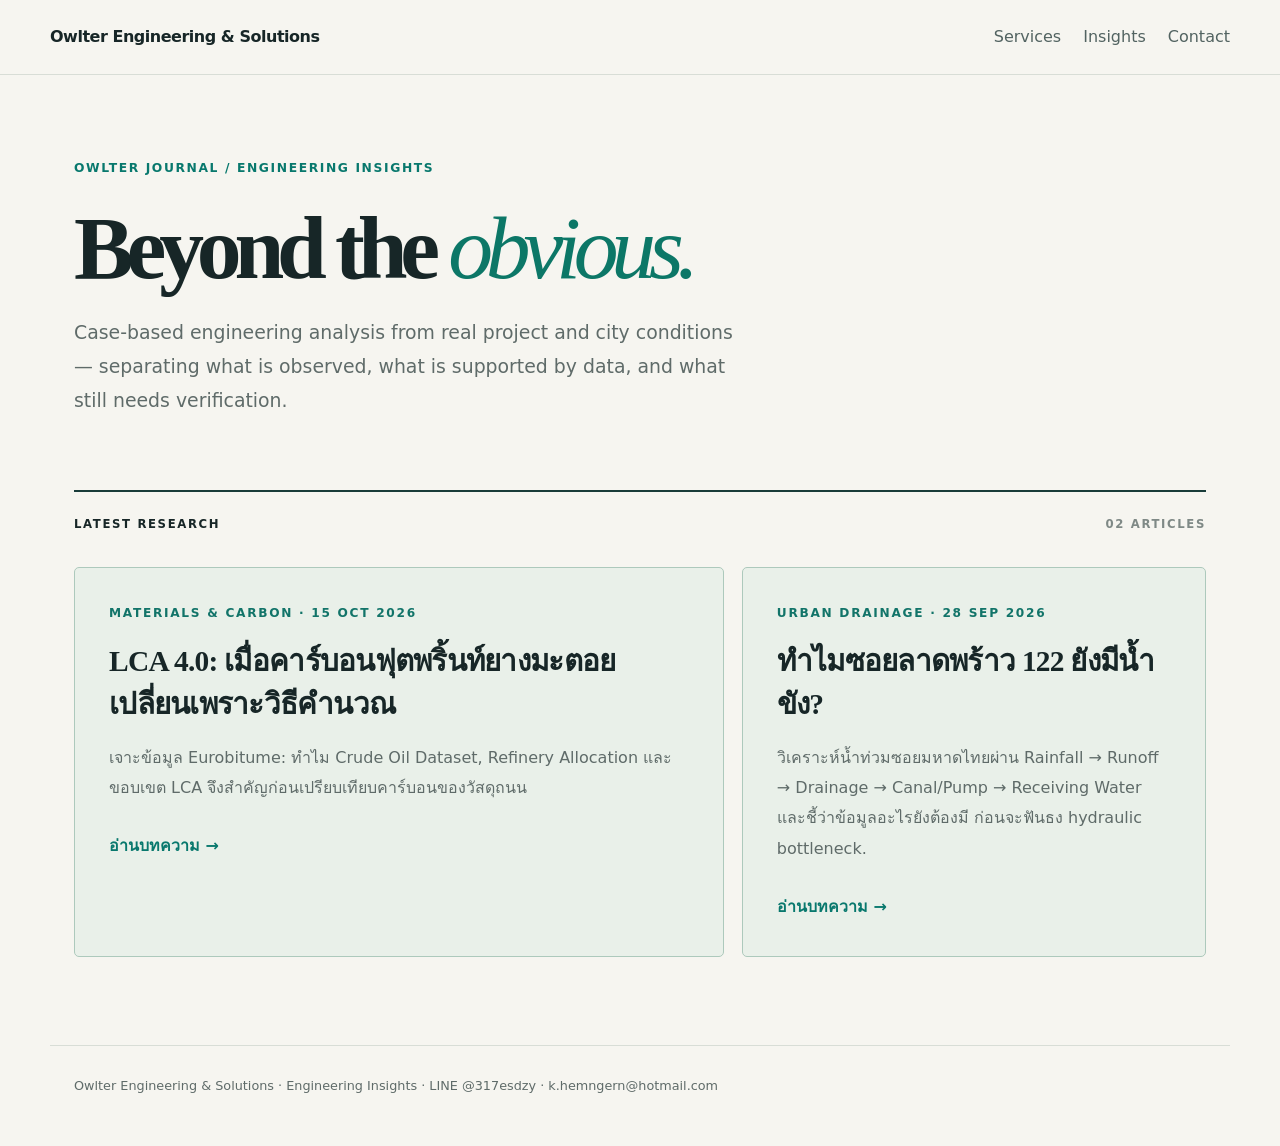
<file: insights/index.html>
<!doctype html>
<html lang="th">
<head>
  <meta charset="utf-8" />
  <meta name="viewport" content="width=device-width,initial-scale=1" />
  <meta name="description" content="Owlter Engineering Insights — บทความวิเคราะห์ปัญหาโครงการ เมือง อาคาร และงานวิศวกรรมด้วยหลักฐาน ข้อมูล และ engineering judgment" />
  <title>Engineering Insights | Owlter Engineering & Solutions</title>
  <link rel="stylesheet" href="/styles.css" />
</head>
<body class="owl-editorial">
  <header class="nav">
    <a class="brand" href="/">Owlter Engineering & Solutions</a>
    <nav><a href="/#services">Services</a><a href="/insights/">Insights</a><a href="/#contact">Contact</a></nav>
  </header>
  <main>
    <section class="section ed-index">
      <p class="eyebrow">OWLTER JOURNAL / ENGINEERING INSIGHTS</p>
      <h1 class="article-title">Beyond the <em>obvious.</em></h1>
      <p class="lead">Case-based engineering analysis from real project and city conditions — separating what is observed, what is supported by data, and what still needs verification.</p>
      <p class="ed-section-label">LATEST RESEARCH <span>02 ARTICLES</span></p>
      <div class="grid three insight-list">
        <article class="card featured">
          <p class="card-kicker">MATERIALS &amp; CARBON · 15 OCT 2026</p>
          <h3>LCA 4.0: เมื่อคาร์บอนฟุตพริ้นท์ยางมะตอยเปลี่ยนเพราะวิธีคำนวณ</h3>
          <p>เจาะข้อมูล Eurobitume: ทำไม Crude Oil Dataset, Refinery Allocation และขอบเขต LCA จึงสำคัญก่อนเปรียบเทียบคาร์บอนของวัสดุถนน</p>
          <a class="text-link" href="/insights/bitumen-lca-4-carbon-accounting.html">อ่านบทความ →</a>
        </article>
        <article class="card featured">
          <p class="card-kicker">URBAN DRAINAGE · 28 SEP 2026</p>
          <h3>ทำไมซอยลาดพร้าว 122 ยังมีน้ำขัง?</h3>
          <p>วิเคราะห์น้ำท่วมซอยมหาดไทยผ่าน Rainfall → Runoff → Drainage → Canal/Pump → Receiving Water และชี้ว่าข้อมูลอะไรยังต้องมี ก่อนจะฟันธง hydraulic bottleneck.</p>
          <a class="text-link" href="/insights/ladprao-122-flood-drainage-analysis.html">อ่านบทความ →</a>
        </article>
      </div>
    </section>
  </main>
  <footer>Owlter Engineering & Solutions · Engineering Insights · LINE @317esdzy · k.hemngern@hotmail.com</footer>
</body>
</html>
</file>
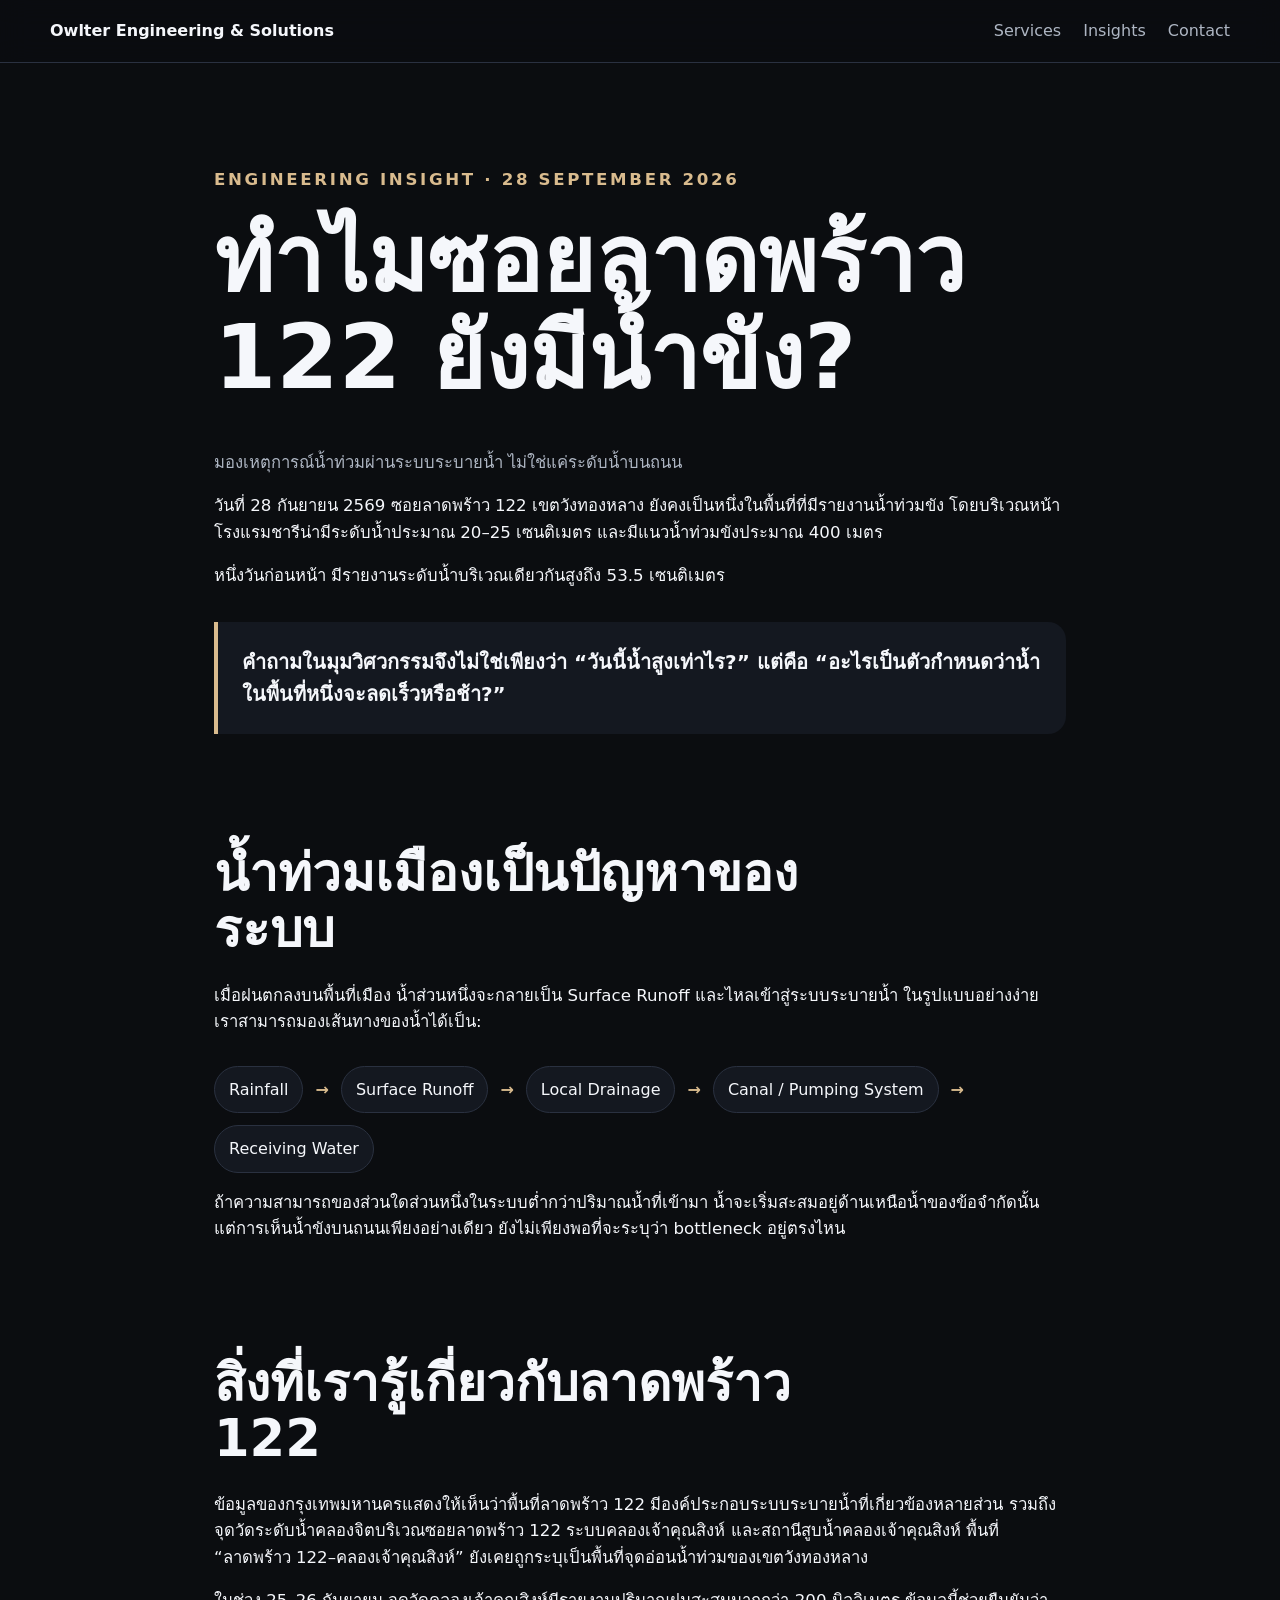
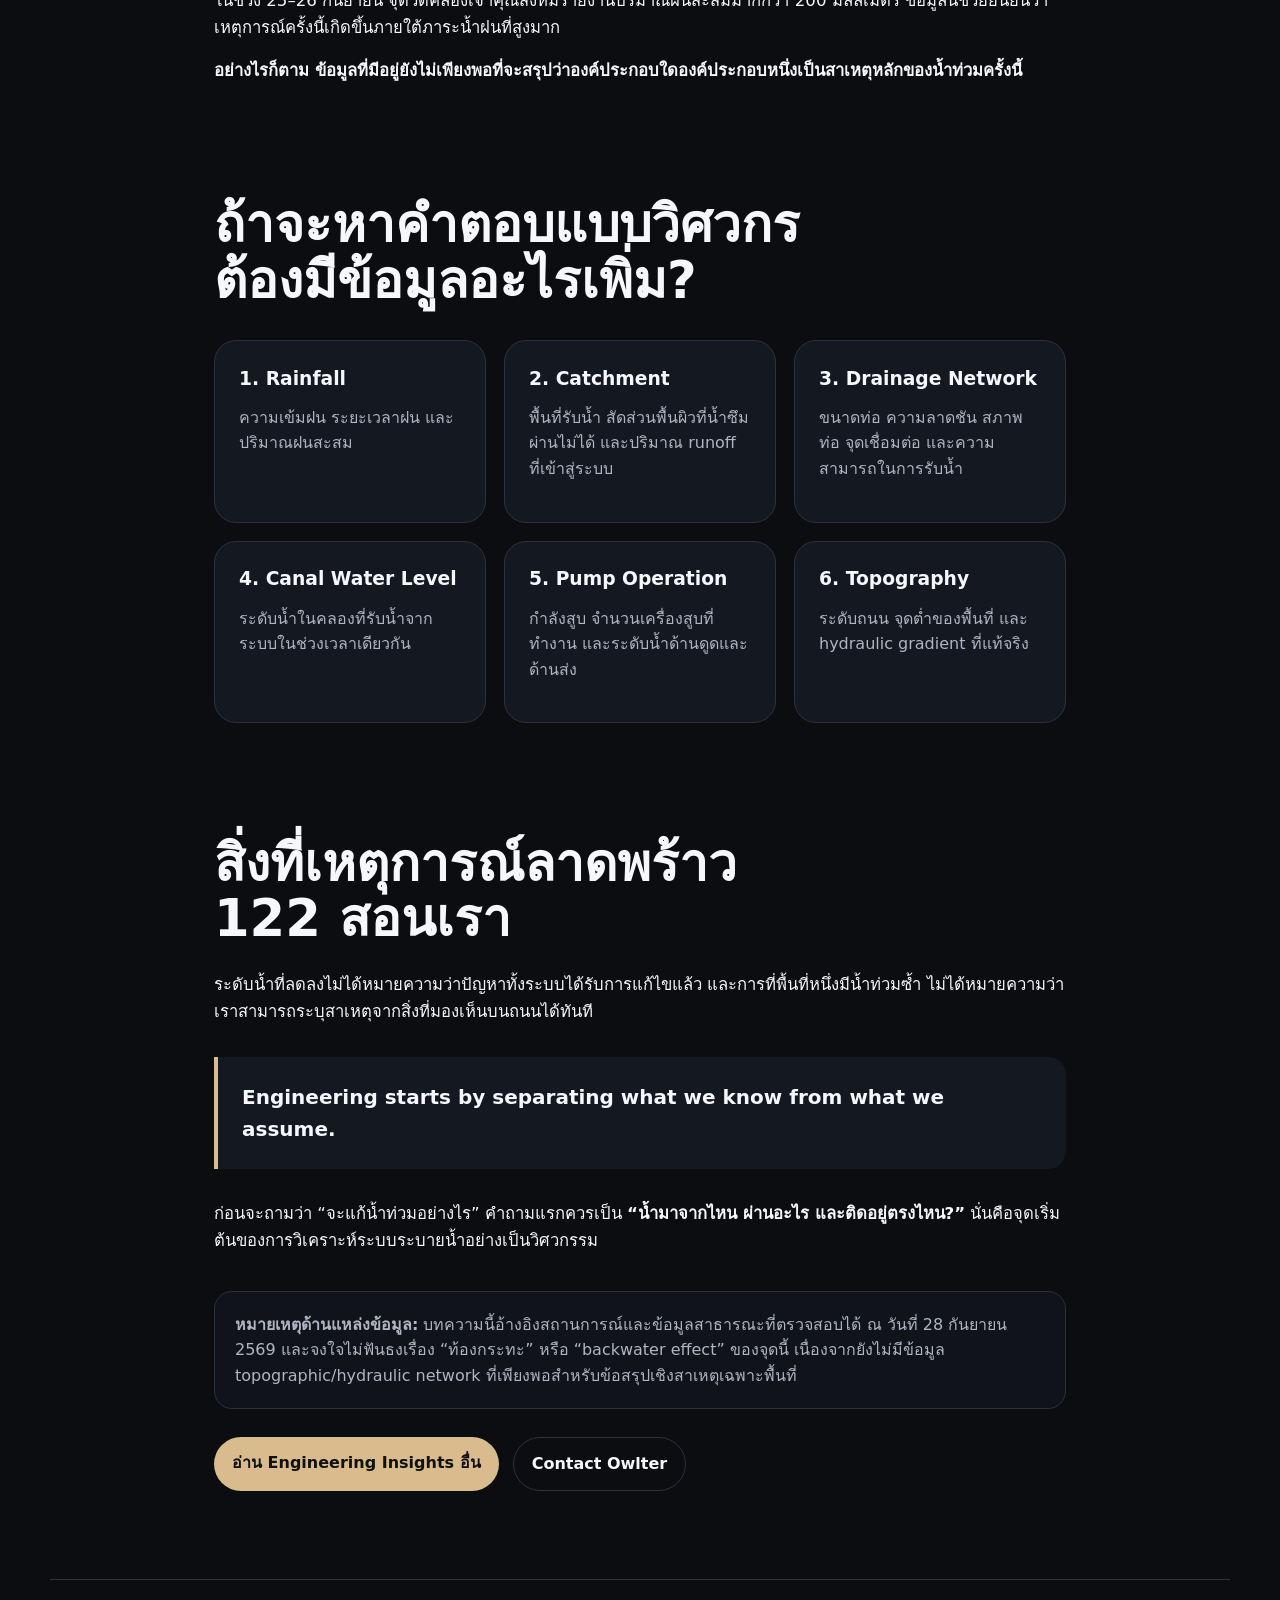
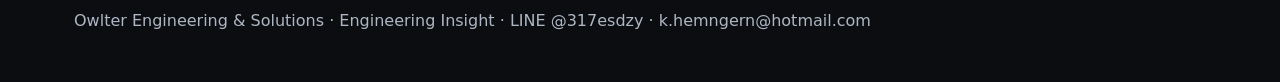
<file: insights/ladprao-122-flood-drainage-analysis.html>
<!doctype html>
<html lang="th">
<head>
  <meta charset="utf-8" />
  <meta name="viewport" content="width=device-width,initial-scale=1" />
  <meta name="description" content="วิเคราะห์น้ำท่วมซอยลาดพร้าว 122 (ซอยมหาดไทย) วันที่ 28 กันยายน 2569 ในมุมวิศวกรรม: ปริมาณฝน ระบบระบายน้ำ จุดอ่อนน้ำท่วม และข้อมูลที่ต้องมีเพื่อหาคอขวดของระบบอย่างถูกต้อง" />
  <title>วิเคราะห์น้ำท่วมลาดพร้าว 122 | Owlter Engineering Insights</title>
  <link rel="stylesheet" href="/styles.css" />
</head>
<body>
  <header class="nav">
    <a class="brand" href="/">Owlter Engineering & Solutions</a>
    <nav>
      <a href="/#services">Services</a>
      <a href="/insights/">Insights</a>
      <a href="/#contact">Contact</a>
    </nav>
  </header>
  <main>
    <article class="section article-page">
      <p class="eyebrow">ENGINEERING INSIGHT · 28 SEPTEMBER 2026</p>
      <h1 class="article-title">ทำไมซอยลาดพร้าว 122 ยังมีน้ำขัง?</h1>
      <p class="lead">มองเหตุการณ์น้ำท่วมผ่านระบบระบายน้ำ ไม่ใช่แค่ระดับน้ำบนถนน</p>

      <p>วันที่ 28 กันยายน 2569 ซอยลาดพร้าว 122 เขตวังทองหลาง ยังคงเป็นหนึ่งในพื้นที่ที่มีรายงานน้ำท่วมขัง โดยบริเวณหน้าโรงแรมชารีน่ามีระดับน้ำประมาณ 20–25 เซนติเมตร และมีแนวน้ำท่วมขังประมาณ 400 เมตร</p>
      <p>หนึ่งวันก่อนหน้า มีรายงานระดับน้ำบริเวณเดียวกันสูงถึง 53.5 เซนติเมตร</p>
      <blockquote>คำถามในมุมวิศวกรรมจึงไม่ใช่เพียงว่า “วันนี้น้ำสูงเท่าไร?” แต่คือ “อะไรเป็นตัวกำหนดว่าน้ำในพื้นที่หนึ่งจะลดเร็วหรือช้า?”</blockquote>

      <h2>น้ำท่วมเมืองเป็นปัญหาของระบบ</h2>
      <p>เมื่อฝนตกลงบนพื้นที่เมือง น้ำส่วนหนึ่งจะกลายเป็น Surface Runoff และไหลเข้าสู่ระบบระบายน้ำ ในรูปแบบอย่างง่าย เราสามารถมองเส้นทางของน้ำได้เป็น:</p>
      <div class="flow"><span>Rainfall</span><b>→</b><span>Surface Runoff</span><b>→</b><span>Local Drainage</span><b>→</b><span>Canal / Pumping System</span><b>→</b><span>Receiving Water</span></div>
      <p>ถ้าความสามารถของส่วนใดส่วนหนึ่งในระบบต่ำกว่าปริมาณน้ำที่เข้ามา น้ำจะเริ่มสะสมอยู่ด้านเหนือน้ำของข้อจำกัดนั้น แต่การเห็นน้ำขังบนถนนเพียงอย่างเดียว ยังไม่เพียงพอที่จะระบุว่า bottleneck อยู่ตรงไหน</p>

      <h2>สิ่งที่เรารู้เกี่ยวกับลาดพร้าว 122</h2>
      <p>ข้อมูลของกรุงเทพมหานครแสดงให้เห็นว่าพื้นที่ลาดพร้าว 122 มีองค์ประกอบระบบระบายน้ำที่เกี่ยวข้องหลายส่วน รวมถึงจุดวัดระดับน้ำคลองจิตบริเวณซอยลาดพร้าว 122 ระบบคลองเจ้าคุณสิงห์ และสถานีสูบน้ำคลองเจ้าคุณสิงห์ พื้นที่ “ลาดพร้าว 122–คลองเจ้าคุณสิงห์” ยังเคยถูกระบุเป็นพื้นที่จุดอ่อนน้ำท่วมของเขตวังทองหลาง</p>
      <p>ในช่วง 25–26 กันยายน จุดวัดคลองเจ้าคุณสิงห์มีรายงานปริมาณฝนสะสมมากกว่า 200 มิลลิเมตร ข้อมูลนี้ช่วยยืนยันว่าเหตุการณ์ครั้งนี้เกิดขึ้นภายใต้ภาระน้ำฝนที่สูงมาก</p>
      <p><strong>อย่างไรก็ตาม ข้อมูลที่มีอยู่ยังไม่เพียงพอที่จะสรุปว่าองค์ประกอบใดองค์ประกอบหนึ่งเป็นสาเหตุหลักของน้ำท่วมครั้งนี้</strong></p>

      <h2>ถ้าจะหาคำตอบแบบวิศวกร ต้องมีข้อมูลอะไรเพิ่ม?</h2>
      <div class="grid three">
        <article class="card"><h3>1. Rainfall</h3><p>ความเข้มฝน ระยะเวลาฝน และปริมาณฝนสะสม</p></article>
        <article class="card"><h3>2. Catchment</h3><p>พื้นที่รับน้ำ สัดส่วนพื้นผิวที่น้ำซึมผ่านไม่ได้ และปริมาณ runoff ที่เข้าสู่ระบบ</p></article>
        <article class="card"><h3>3. Drainage Network</h3><p>ขนาดท่อ ความลาดชัน สภาพท่อ จุดเชื่อมต่อ และความสามารถในการรับน้ำ</p></article>
        <article class="card"><h3>4. Canal Water Level</h3><p>ระดับน้ำในคลองที่รับน้ำจากระบบในช่วงเวลาเดียวกัน</p></article>
        <article class="card"><h3>5. Pump Operation</h3><p>กำลังสูบ จำนวนเครื่องสูบที่ทำงาน และระดับน้ำด้านดูดและด้านส่ง</p></article>
        <article class="card"><h3>6. Topography</h3><p>ระดับถนน จุดต่ำของพื้นที่ และ hydraulic gradient ที่แท้จริง</p></article>
      </div>

      <h2>สิ่งที่เหตุการณ์ลาดพร้าว 122 สอนเรา</h2>
      <p>ระดับน้ำที่ลดลงไม่ได้หมายความว่าปัญหาทั้งระบบได้รับการแก้ไขแล้ว และการที่พื้นที่หนึ่งมีน้ำท่วมซ้ำ ไม่ได้หมายความว่าเราสามารถระบุสาเหตุจากสิ่งที่มองเห็นบนถนนได้ทันที</p>
      <blockquote>Engineering starts by separating what we know from what we assume.</blockquote>
      <p>ก่อนจะถามว่า “จะแก้น้ำท่วมอย่างไร” คำถามแรกควรเป็น <strong>“น้ำมาจากไหน ผ่านอะไร และติดอยู่ตรงไหน?”</strong> นั่นคือจุดเริ่มต้นของการวิเคราะห์ระบบระบายน้ำอย่างเป็นวิศวกรรม</p>

      <div class="article-note">
        <strong>หมายเหตุด้านแหล่งข้อมูล:</strong> บทความนี้อ้างอิงสถานการณ์และข้อมูลสาธารณะที่ตรวจสอบได้ ณ วันที่ 28 กันยายน 2569 และจงใจไม่ฟันธงเรื่อง “ท้องกระทะ” หรือ “backwater effect” ของจุดนี้ เนื่องจากยังไม่มีข้อมูล topographic/hydraulic network ที่เพียงพอสำหรับข้อสรุปเชิงสาเหตุเฉพาะพื้นที่
      </div>

      <div class="cta-row">
        <a class="btn primary" href="/insights/">อ่าน Engineering Insights อื่น</a>
        <a class="btn ghost" href="/#contact">Contact Owlter</a>
      </div>
    </article>
  </main>
  <footer>Owlter Engineering & Solutions · Engineering Insight · LINE @317esdzy · k.hemngern@hotmail.com</footer>
</body>
</html>
</file>
<file: styles.css>
:root{--bg:#0b0d10;--panel:#141820;--text:#f5f7fb;--muted:#aeb6c3;--line:#2a3140;--accent:#d9bb8e;--max:1180px}*{box-sizing:border-box}html{scroll-behavior:smooth}body{margin:0;background:var(--bg);color:var(--text);font-family:Inter,ui-sans-serif,system-ui,-apple-system,BlinkMacSystemFont,"Segoe UI",sans-serif;line-height:1.6}.nav{position:sticky;top:0;z-index:10;display:flex;justify-content:space-between;align-items:center;padding:18px max(24px,calc((100vw - var(--max))/2));background:rgba(11,13,16,.88);backdrop-filter:blur(14px);border-bottom:1px solid var(--line)}.brand{font-weight:800;color:var(--text);text-decoration:none}.nav nav{display:flex;gap:22px}.nav nav a{color:var(--muted);text-decoration:none}.nav nav a:hover{color:var(--text)}main{max-width:var(--max);margin:0 auto}.section{padding:88px 24px}.hero{min-height:82vh;display:grid;grid-template-columns:1.15fr .85fr;gap:42px;align-items:center}.eyebrow{font-size:.82rem;letter-spacing:.16em;font-weight:800;color:var(--accent)}h1,h2,h3{line-height:1.08;margin:.2em 0 .5em}h1{font-size:clamp(3rem,8vw,6.5rem);max-width:9ch}h2{font-size:clamp(2rem,4vw,3.8rem);max-width:14ch}.lead{font-size:1.18rem;color:var(--muted);max-width:700px}.cta-row{display:flex;gap:14px;margin-top:28px;flex-wrap:wrap}.btn{display:inline-block;padding:13px 18px;border-radius:999px;text-decoration:none;font-weight:800}.primary{background:var(--accent);color:#111}.ghost{border:1px solid var(--line);color:var(--text)}.hero-card,.contact-visual-wrap{background:linear-gradient(180deg,#171c24,#101319);border:1px solid var(--line);border-radius:28px;padding:18px}.hero-card img,.contact-visual-wrap img{width:100%;display:block;border-radius:18px}.grid.three,.grid.four{display:grid;gap:18px;margin-top:32px}.grid.three{grid-template-columns:repeat(3,1fr)}.grid.four{grid-template-columns:repeat(4,1fr)}.card{background:var(--panel);border:1px solid var(--line);border-radius:22px;padding:24px}.card p{color:var(--muted)}.card.featured{border-color:rgba(215,255,114,.55);background:linear-gradient(180deg,rgba(215,255,114,.08),var(--panel))}.card-kicker{margin:0 0 14px!important;color:var(--accent)!important;font-size:.76rem;letter-spacing:.14em;font-weight:800}.review-band{display:grid;grid-template-columns:.9fr 1.1fr;gap:48px;align-items:start;border-top:1px solid var(--line)}.review-list{display:grid;grid-template-columns:1fr 1fr;gap:14px}.review-list p{margin:0;background:var(--panel);border:1px solid var(--line);border-radius:18px;padding:18px;color:var(--muted)}.review-list strong{display:block;color:var(--text);margin-bottom:4px}.process{border-top:1px solid var(--line);border-bottom:1px solid var(--line)}.flow{display:flex;flex-wrap:wrap;gap:12px;align-items:center;margin-top:30px}.flow span{background:var(--panel);border:1px solid var(--line);border-radius:999px;padding:10px 14px}.flow b{color:var(--accent)}.contact{display:grid;grid-template-columns:1fr 1fr;gap:40px;align-items:center}footer{max-width:var(--max);margin:0 auto;padding:28px 24px 48px;color:var(--muted);border-top:1px solid var(--line)}@media(max-width:1000px){.grid.four{grid-template-columns:repeat(2,1fr)}}@media(max-width:850px){.nav{padding:16px 20px}.nav nav{gap:12px;font-size:.92rem}.hero,.contact,.review-band{grid-template-columns:1fr}.hero{min-height:auto;padding-top:64px}.grid.three,.grid.four,.review-list{grid-template-columns:1fr}.section{padding:64px 20px}h1{font-size:clamp(2.8rem,15vw,5rem)}}.article-page{max-width:900px;margin:0 auto}.article-title{max-width:14ch;font-size:clamp(2.8rem,7vw,5.8rem)}.article-page>p{font-size:1.04rem}.article-page h2{margin-top:2.2em;max-width:18ch}.article-page blockquote{margin:32px 0;padding:24px;border-left:4px solid var(--accent);background:var(--panel);border-radius:0 18px 18px 0;font-size:1.25rem;font-weight:700}.article-note{margin-top:36px;padding:20px;border:1px solid var(--line);border-radius:18px;color:var(--muted);background:#101319}.text-link{display:inline-block;margin-top:12px;color:var(--accent);font-weight:800;text-decoration:none}.text-link:hover{text-decoration:underline}.insight-list .card{min-height:100%}
.case-study{border-top:1px solid var(--line);border-bottom:1px solid var(--line)}
.case-study-head{display:grid;grid-template-columns:1.1fr .9fr;gap:38px;align-items:end}
.case-study-head h2{max-width:16ch}
.case-metrics{display:grid;grid-template-columns:1fr 1fr;gap:12px}
.case-metrics div{background:var(--panel);border:1px solid var(--line);border-radius:18px;padding:18px}
.case-metrics span{display:block;color:var(--muted);font-size:.72rem;letter-spacing:.11em;font-weight:800}
.case-metrics strong{display:block;margin-top:6px;font-size:1.35rem;color:var(--text)}
.case-visual{margin-top:32px;background:#e9ddcf;border-radius:28px;overflow:hidden;border:1px solid var(--line)}
.case-visual img{width:100%;display:block}
.case-grid{display:grid;grid-template-columns:repeat(3,1fr);gap:18px;margin-top:24px}
.case-formula{display:flex;flex-wrap:wrap;gap:10px;align-items:center;margin-top:24px}
.case-formula span{background:var(--panel);border:1px solid var(--line);border-radius:999px;padding:9px 13px;font-size:.93rem}
.case-formula b{color:var(--accent)}
.case-note{margin-top:20px;color:var(--muted);font-size:.92rem;max-width:900px}
@media(max-width:850px){.case-study-head,.case-grid{grid-template-columns:1fr}.case-metrics{grid-template-columns:1fr 1fr}}
@media(max-width:520px){.case-metrics{grid-template-columns:1fr}.case-formula b{display:none}}


.content-system{border-top:1px solid var(--line);border-bottom:1px solid var(--line)}
.content-system-head{display:grid;grid-template-columns:1.15fr .85fr;gap:36px;align-items:end}
.content-badge{justify-self:end;border:1px solid rgba(215,255,114,.55);background:rgba(215,255,114,.08);color:var(--accent);padding:14px 18px;border-radius:999px;font-weight:800;letter-spacing:.08em}
.system-flow{display:flex;flex-wrap:wrap;gap:10px;align-items:center;margin:32px 0 24px}
.system-flow span{background:var(--panel);border:1px solid var(--line);border-radius:999px;padding:10px 14px}
.system-flow b{color:var(--accent)}
.content-grid{display:grid;grid-template-columns:repeat(4,1fr);gap:18px}
.case-panel{margin-top:26px;display:grid;grid-template-columns:1.05fr .95fr;gap:26px;background:linear-gradient(180deg,rgba(215,255,114,.06),var(--panel));border:1px solid rgba(215,255,114,.25);border-radius:26px;padding:28px}
.case-panel h3{font-size:clamp(1.7rem,3vw,2.5rem)}
.case-panel p{color:var(--muted)}
.case-stat-grid{display:grid;grid-template-columns:repeat(3,1fr);gap:12px}
.case-stat-grid div{background:#101319;border:1px solid var(--line);border-radius:18px;padding:18px}
.case-stat-grid strong{display:block;font-size:1.7rem;color:var(--accent)}
.case-stat-grid span{display:block;color:var(--muted);font-size:.83rem;margin-top:3px}
.content-note{margin-top:22px;color:var(--muted);max-width:980px}
.content-note strong{color:var(--text)}
@media(max-width:1000px){.content-grid{grid-template-columns:repeat(2,1fr)}}
@media(max-width:850px){.content-system-head,.case-panel{grid-template-columns:1fr}.content-badge{justify-self:start}.content-grid{grid-template-columns:1fr}.case-stat-grid{grid-template-columns:repeat(2,1fr)}}
@media(max-width:520px){.case-stat-grid{grid-template-columns:1fr}.system-flow b{display:none}}


/* Owlter Journal — standalone editorial design system; does not alter service pages */
.owl-editorial{--bg:#f6f5f0;--panel:#fffefa;--text:#172627;--muted:#5f6b69;--line:#d8ddd6;--accent:#127469;background:var(--bg);color:var(--text);font-family:"Noto Sans Thai", "Thonburi", "Sarabun", ui-sans-serif,system-ui,sans-serif;line-height:1.85}
.owl-editorial .nav{position:relative;background:#f6f5f0;border-bottom:1px solid #d8ddd6;padding-top:22px;padding-bottom:22px}
.owl-editorial .nav .brand{font-size:1rem;letter-spacing:-.03em;color:var(--text)}
.owl-editorial .nav nav a{color:#526361}
.owl-editorial .nav nav a:hover{color:#12685f}
.owl-editorial .eyebrow{color:#08786d;letter-spacing:.13em;font-size:.77rem;font-weight:800}
.owl-editorial .article-page{max-width:1060px;padding-top:50px}
.owl-editorial .editorial-article>.ed-meta{display:flex;justify-content:space-between;font-size:.66rem;letter-spacing:.16em;font-weight:800;border-bottom:1px solid var(--line);padding-bottom:16px;color:#697573;margin-bottom:55px}
.owl-editorial .editorial-article>.eyebrow{margin-bottom:18px}
.owl-editorial .editorial-article h1.article-title{font-family:"Noto Serif Thai", "Thonburi",Georgia,serif;font-weight:700;max-width:100%;font-size:clamp(2.5rem,5.2vw,5.1rem);line-height:1.27;letter-spacing:-.055em;margin-bottom:18px;text-wrap:balance}
.owl-editorial .ed-deck{max-width:790px;font-size:clamp(1.08rem,2.1vw,1.35rem);line-height:1.8;color:#4d5e59;margin-bottom:40px}
.owl-editorial .ed-hero-visual{position:relative;overflow:hidden;min-height:440px;border-radius:4px;background:linear-gradient(180deg,#264d51 0%,#122e32 62%,#092126 100%);margin:34px 0 0;padding:24px 30px;color:#e8f6ed;isolation:isolate}
.owl-editorial .ed-hero-visual:before{content:"";position:absolute;inset:0;background:repeating-linear-gradient(90deg,transparent 0,transparent 68px,rgba(255,255,255,.05) 69px,transparent 70px),linear-gradient(148deg,transparent 25%,rgba(160,237,209,.14) 68%,transparent 70%);z-index:-1}
.owl-editorial .ed-hero-top,.owl-editorial .ed-hero-bottom,.owl-editorial .ed-author{display:flex;justify-content:space-between;align-items:center;gap:20px}
.owl-editorial .ed-hero-top{font-size:.65rem;letter-spacing:.15em;font-weight:800;opacity:.85}
.owl-editorial .ed-factory{height:240px;position:relative;border-bottom:5px solid rgba(220,255,244,.47);margin-top:4px}
.owl-editorial .ed-tower{position:absolute;bottom:0;border:2px solid #8bbfbc;background:repeating-linear-gradient(0deg,rgba(124,202,186,.15) 0,rgba(124,202,186,.15) 22px,transparent 23px,transparent 29px)}
.owl-editorial .ed-tower:before{content:"";position:absolute;top:-13px;left:-7px;right:-7px;border-top:3px solid #acd5c9}
.owl-editorial .ed-tower.t1{left:12%;width:11%;height:55%}.owl-editorial .ed-tower.t2{left:32%;width:8%;height:92%}.owl-editorial .ed-tower.t3{left:51%;width:17%;height:43%}.owl-editorial .ed-tower.t4{left:76%;width:7%;height:77%}
.owl-editorial .ed-pipe{position:absolute;bottom:17%;left:2%;right:8%;height:16px;border:2px solid #8ab7ac;border-bottom:0}
.owl-editorial .ed-hero-bottom{align-items:end;margin-top:24px}.owl-editorial .ed-hero-bottom strong{font-family:Georgia,serif;font-size:clamp(2.5rem,6vw,5.1rem);letter-spacing:-.06em;line-height:.95}.owl-editorial .ed-hero-bottom span{font-size:.67rem;letter-spacing:.1em;text-align:right}
.owl-editorial .ed-author{padding:19px 0 32px;border-bottom:1px solid var(--line);font-size:.68rem;letter-spacing:.10em;color:#60706b;font-weight:800}
.owl-editorial .editorial-article>p:not(.eyebrow):not(.lead),.owl-editorial .editorial-article>h2,.owl-editorial .editorial-article>blockquote,.owl-editorial .editorial-article>.flow,.owl-editorial .editorial-article>.article-note,.owl-editorial .editorial-article>.cta-row{max-width:755px;margin-left:auto;margin-right:auto}
.owl-editorial .editorial-article>p:not(.eyebrow):not(.lead){font-size:1.07rem;line-height:2.05;margin-top:24px;margin-bottom:24px}
.owl-editorial .editorial-article h2{font-family:"Noto Serif Thai",Georgia,serif;font-size:clamp(1.65rem,3vw,2.4rem);line-height:1.42;letter-spacing:-.035em;max-width:755px;margin-top:75px;margin-bottom:22px}
.owl-editorial .editorial-article blockquote{font-family:"Noto Serif Thai",Georgia,serif;font-size:clamp(1.25rem,2.5vw,1.85rem);line-height:1.7;font-weight:600;border:0;border-left:4px solid #08786d;background:#e9f0ea;padding:25px 32px;border-radius:0;margin-top:44px;margin-bottom:44px}
.owl-editorial .editorial-article .grid.three{max-width:870px;margin-left:auto;margin-right:auto;gap:12px}
.owl-editorial .editorial-article .card{padding:26px 22px;border:1px solid #d4ded7;border-radius:5px;box-shadow:0 3px 12px rgba(25,66,56,.035)}
.owl-editorial .editorial-article .card h3{font-family:Georgia,serif;font-size:1.3rem;line-height:1.35}
.owl-editorial .editorial-article .card p{font-size:.96rem;line-height:1.75}
.owl-editorial .editorial-article .flow span{background:#e6ede7;border-radius:3px;padding:9px 13px}
.owl-editorial .editorial-article .article-note{background:#e9eee8;border-color:#ccd8d0;border-radius:4px;line-height:1.9}
.owl-editorial .text-link{color:#08786d}
.owl-editorial .primary{background:#0e7165;color:#fff}
.owl-editorial .ghost{border-color:#a4b6ad;color:#234b44}
.owl-editorial footer{font-size:.8rem}
.owl-editorial .ed-index{padding-top:70px}.owl-editorial .ed-index>h1{font-family:Georgia,serif;font-size:clamp(3.3rem,7vw,7.2rem);max-width:900px;letter-spacing:-.08em;line-height:1.03;margin:22px 0}.owl-editorial .ed-index>h1 em{color:#0c7767;font-weight:400}.owl-editorial .ed-index>.lead{max-width:660px;line-height:1.8}
.owl-editorial .ed-section-label{margin-top:72px;padding-top:22px;border-top:2px solid #193c39;display:flex;justify-content:space-between;font-size:.73rem;letter-spacing:.14em;font-weight:800}
.owl-editorial .ed-section-label span{color:#7f8986}
.owl-editorial .insight-list{grid-template-columns:1.4fr 1fr}.owl-editorial .insight-list .card{border-radius:5px;padding:34px;background:#fffefa}.owl-editorial .insight-list .card.featured{background:#e9f0e9;border-color:#adc9bc}
.owl-editorial .insight-list .card h3{font-family:"Noto Serif Thai",Georgia,serif;font-size:clamp(1.3rem,2.3vw,2rem);line-height:1.48;letter-spacing:-.025em}.owl-editorial .insight-list .card p{line-height:1.9}
@media(max-width:850px){.owl-editorial .article-page{padding-top:30px}.owl-editorial .editorial-article>.ed-meta{margin-bottom:32px}.owl-editorial .ed-hero-visual{min-height:360px;padding:18px}.owl-editorial .ed-factory{height:175px}.owl-editorial .ed-author{flex-wrap:wrap}.owl-editorial .insight-list{grid-template-columns:1fr}.owl-editorial .editorial-article h2{margin-top:50px}}
@media(max-width:520px){.owl-editorial .nav{flex-wrap:wrap;gap:10px}.owl-editorial .nav nav{width:100%;justify-content:space-between}.owl-editorial .ed-hero-bottom{align-items:start;flex-direction:column}.owl-editorial .ed-hero-bottom span{text-align:left}.owl-editorial .ed-hero-visual{min-height:365px}.owl-editorial .ed-meta{font-size:.56rem!important}.owl-editorial .editorial-article blockquote{padding:20px}.owl-editorial .editorial-article>p:not(.eyebrow):not(.lead){font-size:1rem}}

/* Real photographic editorial hero — replaces decorative refinery CSS artwork */
.owl-editorial .ed-refinery-photo{margin:34px 0 0;max-width:none}
.owl-editorial .ed-refinery-photo img{display:block;width:100%;height:clamp(280px,43vw,540px);object-fit:cover;object-position:center 50%;border-radius:3px;background:#102b37}
.owl-editorial .ed-refinery-photo figcaption{font-size:.77rem;line-height:1.65;color:#60706b;margin-top:12px}
.owl-editorial .ed-refinery-photo a{color:#08786d;text-decoration:underline;text-underline-offset:2px}
@media(max-width:600px){.owl-editorial .ed-refinery-photo img{height:265px}}


/* Owlter premium event & exhibition service */
.owl-events{margin:34px 0 70px;background:#101b29;color:#f9f5eb;border:1px solid #30404e;border-radius:26px;overflow:hidden;padding:44px 46px 0}
.owl-events .events-topline{display:flex;justify-content:space-between;gap:18px;border-bottom:1px solid #5c6265;padding-bottom:18px;font-size:.68rem;font-weight:700;letter-spacing:.2em;color:#c2b6a2}
.owl-events .events-intro{display:grid;grid-template-columns:1.45fr .55fr;gap:45px;align-items:end;padding:55px 0 48px}
.owl-events .events-label,.owl-events .events-small{color:#ceb38c;font-size:.7rem;letter-spacing:.17em;font-weight:750}
.owl-events h2{font-family:Georgia,serif;font-size:clamp(2.65rem,5vw,5.1rem);font-weight:400;line-height:1.08;letter-spacing:-.05em;max-width:none;margin:18px 0 0}
.owl-events h2 em{font-weight:400;color:#dec49c}
.owl-events .events-intro-aside p,.owl-events .events-showcase-copy p,.owl-events .events-services p,.owl-events .events-bottom p{color:#c1c9ce;line-height:1.75}
.owl-events .events-textlink{display:inline-flex;gap:28px;color:#ead3b0;text-decoration:none;border-bottom:1px solid #bda17a;padding:12px 0;font-weight:700}
.owl-events .events-showcase{display:grid;grid-template-columns:1.3fr .7fr;min-height:390px;border:1px solid #354554}
.owl-events .events-visual{position:relative;overflow:hidden;min-height:390px;display:flex;align-items:center;justify-content:center;background:radial-gradient(ellipse at 50% 10%,#47586b 0,#223349 42%,#101827 80%)}
.owl-events .events-visual:before{content:"";position:absolute;inset:auto 0 0;height:28%;background:linear-gradient(165deg,#2f3f52,#162231);transform:skewY(-5deg);transform-origin:bottom left}
.owl-events .events-light{position:absolute;top:-50px;height:380px;width:160px;background:linear-gradient(#f8e7c33d,transparent);filter:blur(14px);transform:rotate(19deg)}
.owl-events .events-light-left{left:8%}.owl-events .events-light-right{right:9%;transform:rotate(-19deg)}
.owl-events .events-booth{position:relative;z-index:1;width:68%;max-width:390px;box-shadow:0 28px 50px #05090d99;transform:perspective(800px) rotateY(-8deg)}
.owl-events .events-booth-top{background:#d8c5a1;color:#122033;text-align:center;font-size:1.35rem;letter-spacing:.2em;font-weight:800;padding:15px 5px;border-top:7px solid #f1dfbc}
.owl-events .events-booth-top span{color:#8c6a43}
.owl-events .events-booth-wall{height:200px;background:linear-gradient(115deg,#172b42,#314b61 52%,#14263a);display:flex;flex-direction:column;justify-content:center;padding:24px;border-left:12px solid #c8b089}
.owl-events .events-booth-wall span{font-family:Georgia,serif;font-size:clamp(1.35rem,2.4vw,2.1rem);line-height:1.07;letter-spacing:.02em}.owl-events .events-booth-wall i{font-size:.55rem;letter-spacing:.24em;color:#d9c5a4;font-style:normal;margin-top:26px}
.owl-events .events-booth-counter{position:relative;left:13%;width:76%;background:linear-gradient(#e1ceaa,#ad8c61);border-bottom:19px solid #514434;color:#172639;text-align:center;padding:12px 5px;font-size:.58rem;font-weight:800;letter-spacing:.12em}
.owl-events .events-image-tag{position:absolute;left:16px;bottom:14px;font-size:.53rem;letter-spacing:.12em;color:#e5d9c5}
.owl-events .events-showcase-copy{background:#1b2a3a;padding:40px 34px;display:flex;flex-direction:column;justify-content:center}
.owl-events h3{font-family:Georgia,serif;font-weight:400;font-size:clamp(1.65rem,2.4vw,2.5rem);line-height:1.17}
.owl-events .events-rule{height:1px;background:#6a6b68;margin:18px 0 23px}
.owl-events .events-services{display:grid;grid-template-columns:repeat(3,1fr);gap:0;padding:40px 0}
.owl-events .events-services article{padding:10px 25px;border-left:1px solid #425060}.owl-events .events-services article:first-child{padding-left:0;border:0}
.owl-events .events-index{font-size:.73rem;color:#d1b78c;letter-spacing:.16em}.owl-events .events-services h3{font-size:1.7rem;margin:15px 0}
.owl-events .events-bottom{display:flex;align-items:center;justify-content:space-between;gap:30px;background:#182c3f;margin:0 -46px;padding:32px 46px;border-top:1px solid #45505b}
.owl-events .events-bottom h3{font-size:2rem;margin:10px 0}.owl-events .events-bottom p{max-width:510px;margin:0}
.owl-events .events-cta{flex-shrink:0;background:#d5bc96;color:#162537;text-decoration:none;padding:17px 22px;border-radius:3px;font-weight:800;display:inline-flex;gap:20px}
.owl-events a:focus-visible{outline:3px solid #e8d3a8;outline-offset:4px}
@media(max-width:850px){.owl-events{padding:26px 24px 0}.owl-events .events-intro,.owl-events .events-showcase{grid-template-columns:1fr}.owl-events .events-intro{gap:12px;padding:40px 0}.owl-events .events-showcase-copy{padding:30px}.owl-events .events-services{grid-template-columns:1fr;padding:20px 0}.owl-events .events-services article,.owl-events .events-services article:first-child{border:0;border-bottom:1px solid #425060;padding:23px 0}.owl-events .events-bottom{margin:0 -24px;padding:30px 24px;flex-direction:column;align-items:flex-start}}
@media(max-width:520px){.owl-events{margin:10px 0 45px;border-radius:15px}.owl-events .events-topline{font-size:.54rem}.owl-events .events-visual{min-height:300px}.owl-events .events-booth{width:78%}.owl-events .events-booth-wall{height:155px}.owl-events .events-booth-top{font-size:1rem}.owl-events .events-intro{padding:32px 0}.owl-events .events-intro-aside p{font-size:.94rem}}


/* Events photography refresh */
.owl-events .events-photo-hero{position:relative;margin:0;overflow:hidden;background:#142338}
.owl-events .events-photo-hero img{width:100%;height:auto;max-height:630px;display:block;object-fit:cover}
.owl-events .events-photo-hero figcaption{position:absolute;bottom:0;left:0;right:0;padding:22px 22px 13px;background:linear-gradient(transparent,#09111fc9);font-size:.62rem;letter-spacing:.12em;color:#fff1d8}
.owl-events .events-showcase-new{display:grid;grid-template-columns:1fr 1fr;gap:35px;align-items:center;padding:43px 0 53px;border-bottom:1px solid #435264}
.owl-events .events-showcase-new h3{font-size:clamp(2rem,3.5vw,3.4rem);margin:14px 0}
.owl-events .events-showcase-new p{color:#c1c9ce;line-height:1.8;max-width:450px}
.owl-events .events-photo-grid{display:grid;grid-template-columns:1fr 1fr;gap:25px;padding:34px 0 52px}
.owl-events .events-photo-card{background:#192a3d;overflow:hidden;padding-bottom:24px}
.owl-events .events-photo-card img{display:block;width:100%;aspect-ratio:16/10;object-fit:cover;margin-bottom:24px}
.owl-events .events-photo-card>.events-small,.owl-events .events-photo-card h3,.owl-events .events-photo-card p,.owl-events .events-photo-card small{display:block;margin-left:25px;margin-right:25px}
.owl-events .events-photo-card h3{font-size:clamp(1.6rem,2.6vw,2.6rem);margin-top:13px;margin-bottom:14px}
.owl-events .events-photo-card p{color:#c1c9ce;line-height:1.8}
.owl-events .events-photo-card small{font-size:.58rem;letter-spacing:.1em;color:#d4b98d;margin-top:22px}
.owl-events .events-text-card{padding:30px 12px 25px;display:flex;flex-direction:column;justify-content:center;background:linear-gradient(140deg,#1d3045,#101d2d)}
.owl-events .events-text-card .events-textlink{margin:18px 25px 0;align-self:flex-start}
.owl-events .events-detail-list{display:grid;grid-template-columns:1fr 1fr;gap:10px;margin:14px 25px}
.owl-events .events-detail-list span{font-size:.79rem;color:#dfd0b5;border-top:1px solid #586172;padding-top:10px}
@media(max-width:850px){.owl-events .events-showcase-new,.owl-events .events-photo-grid{grid-template-columns:1fr}.owl-events .events-showcase-new{gap:5px}.owl-events .events-photo-hero img{min-height:250px;object-fit:cover}.owl-events .events-photo-card img{aspect-ratio:16/9}.owl-events .events-text-card{min-height:320px}}


/* Professional commercial engineering case study, replaces illustrative coffee-cart artwork */
.cost-report{background:#111b28;border:1px solid #35475a;border-radius:18px;overflow:hidden;color:#f2f3f2;margin:30px 0 38px;box-shadow:0 20px 65px #0004}
.cost-report-top{padding:19px 30px;border-bottom:1px solid #374657;display:flex;justify-content:space-between;gap:12px;letter-spacing:.18em;font-size:.65rem;color:#d8bd92;font-weight:700}
.cost-report-head{padding:50px 38px 46px;display:grid;grid-template-columns:1.4fr .6fr;align-items:end;gap:28px;background:radial-gradient(circle at 65% 30%,#20334a,#111b28 72%)}
.cost-overline{font-size:.68rem;letter-spacing:.16em;color:#d7b991;font-weight:750}
.cost-report h3{font:400 clamp(2.4rem,5vw,4.7rem)/1.06 Georgia,serif;letter-spacing:-.045em;margin:18px 0;max-width:none}
.cost-report h3 em{color:#e4c9a0;font-weight:400}
.cost-sub{max-width:530px;color:#bfccd8;line-height:1.75}
.cost-price{background:#d8bd92;color:#172437;padding:28px 24px;display:flex;flex-direction:column;gap:9px;border-radius:2px}
.cost-price span,.cost-price small{font-size:.66rem;letter-spacing:.12em;font-weight:750}
.cost-price strong{font-size:clamp(2.1rem,3.5vw,3.7rem);line-height:1.1;white-space:nowrap}
.cost-price small{letter-spacing:0;font-weight:500;line-height:1.5}
.cost-report-grid{display:grid;grid-template-columns:1.15fr .85fr;border-top:1px solid #3b4b5c}
.cost-breakdown,.cost-analysis{padding:35px 34px}.cost-analysis{border-left:1px solid #3b4b5c;background:#182637}
.cost-col-heading{display:flex;justify-content:space-between;color:#d7ba8d;font-size:.69rem;letter-spacing:.14em;font-weight:800;padding-bottom:17px;border-bottom:1px solid #586475}
.cost-row{display:flex;justify-content:space-between;gap:12px;align-items:center;padding:17px 0;border-bottom:1px solid #344456}
.cost-row span{font-size:.96rem}.cost-row small{display:block;color:#aebac5;font-size:.74rem;margin-top:3px}
.cost-row strong{white-space:nowrap;font-variant-numeric:tabular-nums;font-size:1.1rem}
.cost-total{color:#ead3af;border-bottom:0}.cost-total strong{font-size:1.5rem}
.cost-number{padding:24px 0 18px}.cost-number>span{display:block;color:#aebac5;font-size:.69rem;letter-spacing:.11em}
.cost-number>strong{font-size:clamp(3.4rem,6vw,6rem);font-weight:600;letter-spacing:-.06em;line-height:1.3}.cost-number>strong small{font-size:.42em;color:#dfc399}
.cost-meter{height:12px;display:flex;overflow:hidden;border-radius:10px}.cost-meter-cost{width:69.5%;background:#6b8199}.cost-meter-margin{width:30.5%;background:#dec092}
.cost-legend{display:flex;gap:16px;flex-wrap:wrap;margin:16px 0;font-size:.72rem;color:#bdc8d2}.cost-dot{display:inline-block;width:9px;height:9px;margin-right:5px;border-radius:50%}.cost-dot.muted{background:#6b8199}.cost-dot.gold{background:#dec092}
.cost-analysis p{font-size:.84rem;color:#b7c2cd;line-height:1.7}
.cost-report-foot{display:flex;gap:11px;flex-wrap:wrap;align-items:center;border-top:1px solid #374657;padding:22px 30px;color:#dfc7a2;font-size:.64rem;font-weight:750;letter-spacing:.08em}.cost-report-foot b{color:#6c8297}
@media(max-width:760px){.cost-report-head,.cost-report-grid{grid-template-columns:1fr}.cost-report-head{padding:35px 24px;gap:20px}.cost-price{max-width:360px}.cost-analysis{border-left:0;border-top:1px solid #3b4b5c}.cost-breakdown,.cost-analysis{padding:28px 24px}.cost-report-top{padding:17px 20px;font-size:.56rem}.cost-report-foot{padding:18px 20px}}
@media(max-width:420px){.cost-report h3{font-size:2.3rem}.cost-price strong{font-size:2.4rem}.cost-row strong{font-size:.92rem}}

/* Luxe coffee cart concept photography */
.coffee-luxe-visual{position:relative;margin:28px 0 24px;overflow:hidden;border-radius:18px;border:1px solid #35475a;background:#172334}
.coffee-luxe-visual img{width:100%;height:auto;max-height:570px;object-fit:cover;display:block}
.coffee-luxe-visual figcaption{position:absolute;bottom:0;left:0;right:0;background:linear-gradient(transparent,#0b111bcf);padding:26px 22px 13px;font-size:.64rem;letter-spacing:.12em;color:#f3e1c3}
@media(max-width:600px){.coffee-luxe-visual img{height:285px;object-fit:cover}.coffee-luxe-visual figcaption{font-size:.52rem;padding:22px 12px 10px}}

/* Clear premium homepage with genuine service navigation */
.owl-homehero{position:relative;display:flex;flex-direction:column;justify-content:center;min-height:690px;padding:85px 46px 68px;border-radius:0;overflow:hidden;isolation:isolate;max-width:none}
.owl-homehero .homehero-art{position:absolute;inset:0;z-index:-3;background-image:url('/owlter-exhibition.jpg');background-size:cover;background-position:60% center}
.owl-homehero .homehero-shade{position:absolute;inset:0;z-index:-2;background:linear-gradient(90deg,#090f19 0%,#090f19ee 32%,#090f19a3 53%,#090f1910 90%),linear-gradient(0deg,#090f1af2 0%,transparent 30%)}
.owl-homehero .homehero-content{position:relative;max-width:680px}
.owl-homehero .homehero-kicker{font-size:.77rem;color:#e6c28f;letter-spacing:.2em;font-weight:800}
.owl-homehero h1{font-size:clamp(2.8rem,5.8vw,5.7rem);max-width:660px;line-height:1.02;letter-spacing:-.055em;margin:24px 0 27px}
.owl-homehero h1 em{font-style:normal;color:#e8c79b}
.owl-homehero .homehero-desc{color:#e0e2e5;font-size:1.06rem;max-width:600px;line-height:1.8}
.owl-homehero .homehero-primary{background:#e4c494;color:#111b29}
.owl-homehero .homehero-outline{border:1px solid #d6dce0;color:#fff;background:#11192866}
.owl-homehero .homehero-audience{color:#d7c4a8;font-size:.69rem;letter-spacing:.12em;margin-top:37px;font-weight:750}
.owl-homehero .homehero-strip{display:flex;flex-wrap:wrap;gap:11px 25px;margin-top:43px;padding-top:24px;border-top:1px solid #a6aeba7a}
.owl-homehero .homehero-strip a{color:#e9edf0;text-decoration:none;font-size:.77rem;font-weight:700;letter-spacing:.025em}
.owl-homehero .homehero-strip a:hover{color:#efd0a0}
.owl-homehero .homehero-disclaimer{position:absolute;right:16px;bottom:8px;color:#d1d7dd;font-size:.52rem;letter-spacing:.06em}
.home-capabilities{padding-top:38px;padding-bottom:24px}
.home-capabilities .capabilities-heading{display:flex;justify-content:space-between;align-items:center;gap:24px;margin-bottom:22px}
.home-capabilities .capabilities-heading h2{font-size:clamp(1.7rem,3vw,2.8rem);max-width:560px}
.capabilities-grid{display:grid;grid-template-columns:repeat(3,1fr);gap:15px}
.capabilities-grid article{padding:26px;border:1px solid #425064;background:#121c2a;border-radius:14px}
.capabilities-grid article>span{font-size:.71rem;letter-spacing:.15em;color:#dec096;font-weight:800}
.capabilities-grid h3{font-family:Georgia,serif;font-size:1.65rem;font-weight:400;margin:18px 0}
.capabilities-grid p{color:#bfc8d1;line-height:1.7}
@media(max-width:850px){.owl-homehero{min-height:600px;padding:80px 25px 50px}.owl-homehero .homehero-shade{background:linear-gradient(90deg,#09111bf5,#09111bd0 65%,#09111b77),linear-gradient(0deg,#09111b,transparent 50%)}.capabilities-grid{grid-template-columns:1fr}.home-capabilities .capabilities-heading{display:block}}
@media(max-width:540px){.owl-homehero{padding:65px 20px 47px}.owl-homehero h1{font-size:clamp(2.5rem,11vw,4rem)}.owl-homehero .homehero-desc{font-size:.95rem}.owl-homehero .homehero-strip{gap:14px}.owl-homehero .homehero-disclaimer{position:static;margin-top:18px}.owl-homehero .cta-row{gap:9px}.owl-homehero .btn{padding:12px 14px;font-size:.83rem}}

/* Desktop hero layout fix: override legacy .hero grid and oversized global h1 */
@media (min-width: 1001px){
  main>.owl-homehero.hero{display:flex;min-height:640px;padding:74px 60px 34px;align-items:stretch;justify-content:center}
  .owl-homehero .homehero-content{width:51%;max-width:570px;margin-right:auto}
  .owl-homehero h1{font-size:clamp(2.8rem,3.85vw,4.25rem);max-width:570px;line-height:1.09;letter-spacing:-.045em}
  .owl-homehero .homehero-desc{max-width:520px;font-size:1rem;line-height:1.7}
  .owl-homehero .homehero-art{background-size:cover;background-position:68% center}
  .owl-homehero .homehero-shade{background:linear-gradient(90deg,#090f19 0%,#090f19f7 30%,#090f19cb 49%,#090f192b 77%,#090f1900 100%),linear-gradient(0deg,#090f1aea,transparent 21%)}
  .owl-homehero .homehero-strip{width:100%;margin-top:35px}
  .owl-homehero .homehero-audience{margin-top:24px}
}
@media (min-width: 1001px) and (max-width: 1220px){
  main>.owl-homehero.hero{padding-left:35px;padding-right:35px}
  .owl-homehero .homehero-content{width:55%}
  .owl-homehero h1{font-size:clamp(2.6rem,4vw,3.45rem)}
}
@media (max-width: 1000px){
  main>.owl-homehero.hero{display:flex;align-items:stretch}
  .owl-homehero h1{max-width:650px;line-height:1.1}
}
@media (max-width: 540px){
  .owl-homehero h1{font-size:clamp(2.25rem,10vw,3.4rem)}
  .owl-homehero .homehero-art{background-position:64% center}
}

/* Interactive luxury service detail dialogs */
.services-hint{color:#aeb9c6;font-size:.8rem;letter-spacing:.03em;margin:24px 0 -14px}
.services-hint span{color:#e2c092}.service-cards .card{display:flex;flex-direction:column;transition:transform .2s ease,border-color .2s ease,box-shadow .2s ease}
.service-cards .card:hover{transform:translateY(-5px);border-color:#ae9067;box-shadow:0 16px 40px #0005}
.service-cards .card h3{font-size:1.4rem}.service-cards .card p:not(.card-kicker){flex:1}
.service-cards .card-kicker{color:#dfbd8f!important}
.service-reveal{display:flex;align-items:center;justify-content:space-between;gap:18px;margin-top:22px;padding:16px 0 3px;border:0;border-top:1px solid #455064;width:100%;background:transparent;color:#f1d1a0;font:700 .82rem/1.2 inherit;cursor:pointer;text-align:left}
.service-reveal:hover{color:#fff}.service-reveal:focus-visible{outline:2px solid #e8c899;outline-offset:5px}
.owl-service-dialog{position:fixed;inset:0;margin:auto;width:min(890px,calc(100vw - 38px));max-height:min(88vh,850px);padding:0;border:1px solid #6e665d;border-radius:18px;background:#111f2e;color:#f5f1e9;box-shadow:0 25px 90px #000a;overflow-y:auto}
.owl-service-dialog::backdrop{background:#03070bdc;backdrop-filter:blur(9px)}
.service-dialog-art{height:150px;display:flex;flex-direction:column;align-items:flex-start;justify-content:center;padding:32px 45px;background:linear-gradient(100deg,#122439e8,#1c30429c),url('/owlter-exhibition.jpg') center 43%/cover;border-bottom:1px solid #7b6449}
.service-dialog-art span:first-child{font:400 3rem/1 Georgia,serif;letter-spacing:.05em;color:#f1d4a5}
.service-dialog-art span:last-child{font-size:.68rem;letter-spacing:.22em;margin-top:10px}
.service-dialog-body{padding:34px 45px 40px}
.service-dialog-top{display:flex;justify-content:space-between;align-items:center;gap:20px;color:#dfbd8f;font-size:.68rem;font-weight:800;letter-spacing:.16em}
.service-dialog-close{border:1px solid #657184;background:#152839;color:#fff;border-radius:50%;width:40px;height:40px;font-size:1.7rem;cursor:pointer;line-height:1}
.owl-service-dialog h2{font:400 clamp(2.3rem,4vw,4.1rem)/1.1 Georgia,serif;max-width:none;margin:20px 0}
#service-dialog-description{font-size:1.07rem;color:#d1d7dc;line-height:1.75;max-width:670px}
.service-dialog-rule{height:1px;background:#45576b;margin:24px 0}
.service-dialog-caption{font-size:.67rem;letter-spacing:.18em;color:#dfbd8f;font-weight:800}
#service-dialog-items{display:grid;grid-template-columns:1fr 1fr;gap:14px 26px;list-style:none;padding:0;margin:20px 0}
#service-dialog-items li{border-top:1px solid #455467;padding:14px 0;color:#e5e8eb;line-height:1.5}
#service-dialog-items li:before{content:"✦";color:#dfbd8f;margin-right:10px}
.service-dialog-fineprint{color:#a9b6c4;font-size:.76rem;line-height:1.6;margin-top:22px}
.service-dialog-actions{display:flex;gap:14px;flex-wrap:wrap;margin-top:24px}
.service-dialog-actions a,.service-dialog-actions button{padding:14px 20px;text-decoration:none;font-size:.85rem;font-weight:800;cursor:pointer;border-radius:4px}
.service-dialog-actions a{background:#dfbd8f;color:#142234;border:1px solid #dfbd8f}
.service-dialog-actions button{border:1px solid #637286;color:#f5f1e9;background:transparent}
.owl-service-dialog :focus-visible{outline:2px solid #eac995;outline-offset:3px}
@media(max-width:650px){.service-dialog-art{height:112px;padding:20px 24px}.service-dialog-art span:first-child{font-size:2rem}.service-dialog-body{padding:24px}.owl-service-dialog h2{font-size:2.3rem}#service-dialog-items{grid-template-columns:1fr;gap:3px}.owl-service-dialog{max-height:90vh}}
@media(prefers-reduced-motion:reduce){.service-cards .card{transition:none}.service-cards .card:hover{transform:none}}

/* Small, non-modal click-to-enlarge service cards */
.service-cards .card{transform-origin:center;position:relative;cursor:default}
.service-cards .card:hover{transform:none}
.service-cards .card.is-selected{transform:scale(1.035);z-index:2;border-color:#dfbd8f;box-shadow:0 18px 45px #0009;background:linear-gradient(165deg,#1c2b3d,#141b25)}
.service-cards .service-reveal{cursor:pointer}
.service-cards .card.is-selected .service-reveal{color:#fff}
@media(max-width:850px){.service-cards .card.is-selected{transform:scale(1.015)}}
@media(prefers-reduced-motion:reduce){.service-cards .card.is-selected{transform:none;outline:2px solid #dfbd8f}}

/* Clickable whole-card interaction */
.service-cards .card{cursor:pointer;transition:transform .2s ease,border-color .2s ease,box-shadow .2s ease}
.service-cards .card:focus-visible{outline:3px solid #dfbd8f;outline-offset:5px}
.service-cards .card .service-reveal{pointer-events:none}
.service-cards .card:not(.is-selected):hover{transform:translateY(-3px);border-color:#a48a69}
@media(prefers-reduced-motion:reduce){.service-cards .card:not(.is-selected):hover{transform:none}}

/* Owlter LINE OA QR contact card */
.owl-line-qr{background:linear-gradient(145deg,#182a3e,#101b2b);border:1px solid #826c50;border-radius:20px;padding:30px;display:flex;flex-direction:column;align-items:center;text-align:center;gap:14px;box-shadow:0 20px 55px #0005}
.owl-line-qr-header{display:flex;flex-direction:column;gap:5px}.owl-line-qr-header span{font-size:.65rem;letter-spacing:.18em;color:#debf92;font-weight:800}.owl-line-qr-header strong{font:400 1.7rem Georgia,serif;color:#f6f1e8}
.owl-line-qr>a:first-of-type{background:#fff;border-radius:15px;padding:13px;display:block;line-height:0;max-width:100%}
.owl-line-qr img{display:block;width:min(260px,100%);height:auto;aspect-ratio:1;object-fit:contain}
.owl-line-qr p{color:#c8d1da;max-width:300px;margin:0}
.owl-line-qr .owl-line-qr-link{color:#182534;background:#e4c494;text-decoration:none;border-radius:5px;padding:13px 24px;font-weight:800}
.owl-line-qr a:focus-visible{outline:3px solid #f4ce91;outline-offset:4px}
@media(max-width:560px){.owl-line-qr{padding:23px 16px}}

/* Discreet miniature LINE QR beneath contact actions */
.owl-line-mini{display:flex;align-items:center;gap:12px;margin-top:20px;width:max-content;max-width:100%}
.owl-line-mini>a{display:block;background:#fff;border-radius:10px;padding:6px;line-height:0;box-shadow:0 5px 20px #0004}
.owl-line-mini img{display:block;width:74px;height:74px;object-fit:contain}
.owl-line-mini>div{display:flex;flex-direction:column;gap:4px}
.owl-line-mini strong{color:#f1d3a4;font-size:.92rem;letter-spacing:.01em}
.owl-line-mini span{color:#aeb6c3;font-size:.82rem}
.owl-line-mini a:focus-visible{outline:2px solid #e4c494;outline-offset:4px}
@media(max-width:520px){.owl-line-mini img{width:64px;height:64px}}

/* Owlter unified luxe palette: champagne gold rather than lime green */
#contact .btn.primary{background:#dbbd90;color:#142233;border:1px solid #f0d9af;box-shadow:0 5px 22px #0003}
#contact .btn.primary:hover{background:#f0d9af}
#contact .eyebrow,#services .eyebrow,.home-capabilities .eyebrow{color:#d9bb8e}
#contact .owl-line-mini>a{background:#f7f4ec;border:1px solid #b9a385;box-shadow:0 6px 20px #0005}


/* Single-screen service summaries; details remain user-initiated */
.events-compact{padding-top:28px;padding-bottom:0}
.events-compact-grid{display:grid;grid-template-columns:.85fr 1.15fr;align-items:center;gap:26px;padding:32px 0 26px;min-height:480px}
.events-compact-copy h2{font-size:clamp(2.3rem,3.6vw,4.2rem);line-height:1.09;margin:14px 0 18px}
.events-compact-copy>p:not(.events-label){color:#c7d0d9;line-height:1.65}
.events-mini-services{display:flex;flex-wrap:wrap;gap:9px;margin:20px 0 26px}
.events-mini-services span{border:1px solid #647084;border-radius:100px;padding:7px 10px;font-size:.73rem;color:#ead7b9}
.events-compact-photo{margin:0;position:relative;overflow:hidden;border-radius:12px}
.events-compact-photo img{width:100%;height:clamp(290px,31vw,440px);object-fit:cover;display:block}
.events-compact-photo figcaption,.case-compact-visual figcaption{position:absolute;inset:auto 0 0;background:linear-gradient(transparent,#0a111bc9);padding:20px 12px 9px;color:#f7e3c5;font-size:.57rem;letter-spacing:.07em}
.section-extras{border-top:1px solid #3e4b5c;margin-top:10px;padding-top:4px}
.section-extras>summary{cursor:pointer;list-style:none;color:#e0c397;display:flex;justify-content:space-between;gap:15px;align-items:center;padding:14px 2px;font-weight:700;font-size:.85rem}
.section-extras>summary::-webkit-details-marker{display:none}
.section-extras[open]>summary span{transform:rotate(45deg)}
.section-extras summary:focus-visible{outline:2px solid #e0c397;outline-offset:4px}
.events-compact-extras{display:grid;grid-template-columns:repeat(3,1fr);gap:18px;padding:20px 0}
.events-compact-extras article{border:1px solid #445264;padding:18px;border-radius:12px}
.events-compact-extras h3{font-size:1.45rem}.events-compact-extras p{font-size:.87rem;color:#c4ced7}
.events-extra-photo{margin:0 0 22px}.events-extra-photo img{max-height:260px;width:100%;object-fit:cover;display:block}.events-extra-photo figcaption{color:#c5b292;font-size:.62rem;padding:8px}
.case-compact{padding-top:45px;padding-bottom:55px}
.case-compact-grid{display:grid;grid-template-columns:1fr 1fr;gap:28px;align-items:center}
.case-compact-info h2{font-size:clamp(2.1rem,3.8vw,3.6rem);max-width:none}
.case-compact-desc{color:#bbc5cf;line-height:1.6}
.case-compact-metrics{display:grid;grid-template-columns:1fr 1fr;gap:10px;margin:20px 0 24px}
.case-compact-metrics>div{border:1px solid #38495b;border-radius:10px;padding:15px 14px;background:#142132}
.case-compact-metrics span{display:block;font-size:.67rem;letter-spacing:.09em;color:#d7bd92}
.case-compact-metrics strong{display:block;font-size:clamp(1.25rem,2vw,1.8rem);margin-top:6px;font-variant-numeric:tabular-nums}
.case-compact-visual{position:relative;margin:0;border-radius:14px;overflow:hidden}
.case-compact-visual img{width:100%;height:clamp(300px,33vw,470px);object-fit:cover;display:block}
.case-compact>.section-extras{margin-top:25px}
.content-compact{display:grid;grid-template-columns:1.2fr .8fr;gap:35px;align-items:center;padding-top:65px;padding-bottom:65px}
.content-compact h2{font-size:clamp(2rem,3.3vw,3.2rem);max-width:680px}
.content-compact .lead{font-size:1rem;line-height:1.65}.content-compact .btn{margin-top:16px}
.content-compact-feature{padding:28px;background:#172638;border:1px solid #a08a6b;border-radius:16px}
.content-compact-feature>span{font-size:.69rem;color:#e0c397;letter-spacing:.16em}
.content-compact-feature>strong{display:block;font:400 clamp(1.8rem,2.8vw,2.8rem)/1.2 Georgia,serif;margin:20px 0}
.content-compact-feature>p{color:#bdc8d2;font-size:.87rem}
@media(min-width:1100px) and (min-height:720px){.events-compact-grid{min-height:0}.events-compact-photo img{height:min(42vh,430px)}.case-compact-visual img{height:min(47vh,450px)}}
@media(max-width:850px){.events-compact-grid,.case-compact-grid,.content-compact{grid-template-columns:1fr}.events-compact-grid{min-height:0}.events-compact-photo img{height:300px}.case-compact-visual img{height:320px}.events-compact-extras{grid-template-columns:1fr}.events-compact{padding:25px 24px 0}.content-compact{gap:24px}}

/* Readable top-to-bottom workflow, no broken inline arrows */
.content-vertical-flow{counter-reset:steps;list-style:none;padding:0;margin:20px 0 4px}
.content-vertical-flow li{position:relative;display:flex;flex-direction:column;gap:5px;padding:4px 0 22px 47px;border-left:1px solid #bca178;margin-left:13px}
.content-vertical-flow li:last-child{border-left-color:transparent;padding-bottom:0}
.content-vertical-flow li:before{counter-increment:steps;content:counter(steps,decimal-leading-zero);position:absolute;left:-14px;top:0;background:#1c3045;border:1px solid #d9bb8e;color:#f2d5a6;border-radius:50%;width:29px;height:29px;display:grid;place-items:center;font-size:.64rem;font-weight:800}
.content-vertical-flow li strong{color:#f6f1e9;font-size:.91rem;line-height:1.35}
.content-vertical-flow li span{color:#bbc7d1;font-size:.8rem;line-height:1.5}

/* Owlter navigation identity */
.nav .brand{display:inline-flex;align-items:center;gap:11px;min-width:0;line-height:1.2}.nav .brand-mark{width:42px;height:42px;display:block;flex:none;border-radius:10px}.nav .brand span{display:block}@media(max-width:560px){.nav .brand{gap:8px;font-size:.91rem}.nav .brand-mark{width:34px;height:34px}}

/* People-free architectural hero asset, with existing image as graceful fallback until the JPG is uploaded. */
.owl-homehero .homehero-art{background-image:url('/owlter-exhibition-no-people.jpg'),url('/owlter-exhibition.jpg');background-repeat:no-repeat;background-size:cover,cover;background-position:65% center,65% center}

/* Hero art direction v2: distinct reading panel + architectural image, no overlap */
@media(min-width:1001px){
  main>.owl-homehero.hero{background:#0c1521;display:flex;align-items:stretch;min-height:660px;padding:70px 44px 32px}
  .owl-homehero .homehero-art{inset:0 0 0 52%;background-image:url('/owlter-exhibition-no-people.jpg');background-size:cover;background-position:86% center;z-index:-2}
  .owl-homehero .homehero-shade{inset:0;background:linear-gradient(90deg,#0c1521 0%,#0c1521 49%,#0c152100 63%),linear-gradient(0deg,#0c1521cb,transparent 20%);z-index:-1}
  .owl-homehero .homehero-content{width:50%;max-width:540px;margin-right:auto}
  .owl-homehero h1{font-size:clamp(2.45rem,3.55vw,3.85rem);max-width:530px;line-height:1.13;letter-spacing:-.043em}
  .owl-homehero .homehero-desc{font-size:.96rem;line-height:1.65;max-width:520px}
  .owl-homehero .homehero-strip{margin-top:28px;background:#0c1521e8;padding:18px 0 6px}
}
@media(min-width:1001px) and (max-width:1220px){
  main>.owl-homehero.hero{padding-left:30px;padding-right:30px}
  .owl-homehero h1{font-size:clamp(2.4rem,3.5vw,3.1rem)}
}
@media(max-width:1000px){
  .owl-homehero .homehero-art{background-image:url('/owlter-exhibition-no-people.jpg');background-position:90% center;opacity:.38}
  .owl-homehero .homehero-shade{background:linear-gradient(90deg,#0b1421f7,#0b1421c9)}
}

/* Functional event selectors, not floating decorative pills */
html{scroll-padding-top:90px}
section[id]{scroll-margin-top:90px}
.events-mini-services button.event-service-tab{appearance:none;background:#122132;color:#ddc8ac;border:1px solid #6b7989;border-radius:999px;padding:9px 13px;font:600 .76rem/1.3 inherit;cursor:pointer;transition:background .15s,border-color .15s,color .15s}
.events-mini-services button.event-service-tab:hover{border-color:#e4c494;color:#fff}
.events-mini-services button.event-service-tab.is-active{background:#d9bb8e;border-color:#d9bb8e;color:#142233;box-shadow:0 3px 13px #0003}
.events-mini-services button.event-service-tab:focus-visible{outline:2px solid #f1d6ae;outline-offset:3px}
@media(max-width:850px){html{scroll-padding-top:110px}section[id]{scroll-margin-top:110px}}

/* Vertical rhythm correction: 24px above + 32px below, rather than 75px + 88px */
#services.section{padding-top:32px;padding-bottom:62px}
.home-capabilities + #services{margin-top:0}
#services .eyebrow{margin-top:0}
@media(max-width:850px){.home-capabilities{padding-top:28px;padding-bottom:18px}#services.section{padding-top:26px;padding-bottom:44px}}

/* Responsive Owlter navigation + international contact */
.mobile-menu-toggle{display:none}.homehero-whatsapp{background:#1e7656;color:#fff;border:1px solid #53a783}
@media(max-width:850px){
  .nav{position:sticky;display:flex;align-items:center;justify-content:space-between;gap:12px;padding:12px 20px;min-height:68px;z-index:100}
  .nav .brand{flex:1 1 auto;min-width:0;max-width:calc(100% - 62px);font-size:clamp(.78rem,3.3vw,.95rem);overflow-wrap:break-word}
  .nav .brand span{min-width:0}
  .mobile-menu-toggle{display:flex;flex:none;flex-direction:column;justify-content:center;align-items:center;gap:5px;width:44px;height:44px;border:1px solid #6d7786;border-radius:10px;background:#172538;cursor:pointer}
  .mobile-menu-toggle span{width:20px;height:2px;background:#e9d1a9;border-radius:2px}
  .nav nav#primary-navigation{display:none;position:absolute;left:0;right:0;top:100%;padding:14px 20px 20px;background:#101b2a;border-bottom:1px solid #77664f;box-shadow:0 15px 24px #0006;flex-direction:column;align-items:stretch;gap:0;font-size:1rem}
  .nav nav#primary-navigation.is-open{display:flex}
  .nav nav#primary-navigation a{display:block;padding:12px 6px;border-bottom:1px solid #ffffff19}
  .owl-homehero h1{font-size:clamp(2rem,9vw,3rem);line-height:1.12;overflow-wrap:normal}
  .owl-homehero .homehero-content{min-width:0}
  .owl-homehero .cta-row{display:flex;flex-direction:column;align-items:stretch;gap:10px}
  .owl-homehero .cta-row .btn{text-align:center;width:100%;white-space:normal}
}
@media(max-width:380px){.nav .brand{font-size:.77rem}.owl-homehero h1{font-size:clamp(1.85rem,8.8vw,2.3rem)}}

/* WhatsApp QR alongside existing LINE QR in contact section */
.owl-whatsapp-mini{display:flex;align-items:center;gap:18px;margin:22px 0;padding:16px;border:1px solid #344355;border-radius:16px;background:#142132}
.owl-whatsapp-mini a{display:block;flex:none;padding:8px;background:#fff;border-radius:12px;line-height:0}
.owl-whatsapp-mini img{display:block;width:112px;height:112px;object-fit:contain}
.owl-whatsapp-mini div{display:flex;flex-direction:column;gap:4px;min-width:0}
.owl-whatsapp-mini strong{color:#e6c99c;font-size:1.05rem}
.owl-whatsapp-mini span{color:#c1cad5;font-size:.9rem;overflow-wrap:anywhere}
@media(max-width:380px){.owl-whatsapp-mini{gap:12px;padding:12px}.owl-whatsapp-mini img{width:96px;height:96px}}

/* Match LINE and WhatsApp QR presentation */
.owl-whatsapp-mini{background:transparent;border:0;border-radius:0;padding:0;margin:22px 0;gap:16px}
.owl-whatsapp-mini a{padding:0;border:2px solid #d9bb8e;border-radius:14px;overflow:hidden;background:#fff}
.owl-whatsapp-mini img{width:88px;height:88px}
.owl-whatsapp-mini strong{font-size:1rem}
.owl-whatsapp-mini span{font-size:.88rem}
@media(max-width:380px){.owl-whatsapp-mini img{width:88px;height:88px}}

/* Contact art direction: two matching, quiet navy-and-champagne QR rows */
#contact .owl-contact-channel{display:grid;grid-template-columns:96px minmax(0,1fr);align-items:center;gap:20px;width:100%;max-width:500px;margin:16px 0 0;padding:18px 20px;background:linear-gradient(135deg,#172638,#111c2b);border:1px solid #354458;border-radius:18px;box-shadow:0 12px 28px #0002}
#contact .owl-contact-channel>a{display:grid;place-items:center;width:96px;height:96px;padding:8px;background:#faf8f3;border:1px solid #d7bd93;border-radius:12px;overflow:hidden;box-shadow:none;line-height:0}
#contact .owl-contact-channel img{display:block;width:78px;height:78px;object-fit:contain}
#contact .owl-contact-channel>div{display:flex;flex-direction:column;gap:4px;min-width:0}
#contact .owl-contact-channel strong{font-size:1rem;line-height:1.3;letter-spacing:.01em;color:#e5c99c}
#contact .owl-contact-channel span{font-size:.82rem;line-height:1.45;color:#aebdce;overflow-wrap:anywhere}
#contact .owl-contact-channel .channel-detail{color:#f1f2f4;font-size:.9rem;font-weight:600}
#contact .owl-contact-channel a:focus-visible{outline:2px solid #f2d6a5;outline-offset:3px}
@media(max-width:420px){#contact .owl-contact-channel{grid-template-columns:84px minmax(0,1fr);gap:14px;padding:14px}#contact .owl-contact-channel>a{width:84px;height:84px;padding:7px}#contact .owl-contact-channel img{width:68px;height:68px}#contact .owl-contact-channel strong{font-size:.92rem}}
</file>
